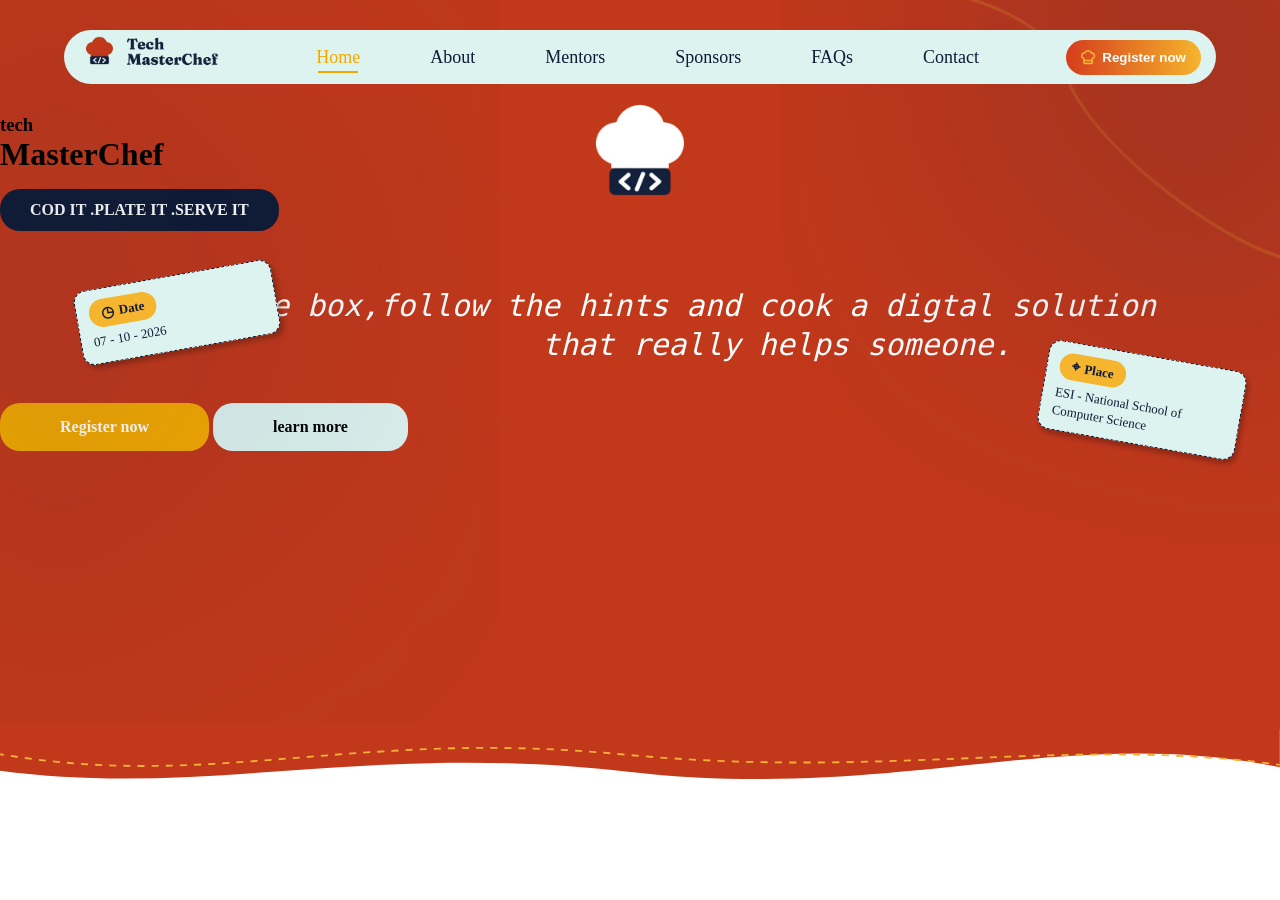
<file: home.html>
<!DOCTYPE html>
<html lang="en">
<head>
    <title>techmasterchef</title>
    <link rel="stylesheet" href="css/home.css">
</head>

<body>
    <div class="home">

        <div class="logo">
            <img src="assests/logo1.png" alt="Tech MasterChef">
        </div>

        <div class="elipse1">
            <img src="assests/Ellipse 3.svg" alt="">
        </div>

        <div class="elipse2">
            <img src="assests/Ellipse 1.svg" alt="">
        </div>

        <nav class="navbar">
            <div class="brand">
                <img src="assests/logo3.png" alt="Tech MasterChef">
            </div>

            <div class="nav-links">
                <a href="#">Home</a>
                <a href="#">About</a>
                <a href="#">Mentors</a>
                <a href="#">Sponsors</a>
                <a href="#">FAQs</a>
                <a href="#">Contact</a>
            </div>

            <button class="register">
                <img src="assests/logo2.svg" alt="">
                Register now
            </button>
        </nav>

        <div class="lhaut">
            <img src="assests/Line 2.svg" alt="">
        </div>
        <div class="Tech">
           <h3>tech</h3> 
        </div> 
    <div class="master">
        <h1>MasterChef</h1>
</div>
<button class="cod">
    COD IT .PLATE IT .SERVE IT
</button>
<div class="msg">
    <pre> 
        open the box,follow the hints and cook a digtal solution  
                              that really helps someone.
                     </pre>
</div>
<button class="now">
    Register now
</button>
<button class="more">
    learn more
</button>




<div class="ticket ticket-date">
    <div class="ticket-label">
        <span class="ticket-icon">◷</span>
        Date
    </div>

    <p>07 - 10 - 2026</p>
</div>


<div class="ticket ticket-place">
    <div class="ticket-label">
        <span class="ticket-icon">⌖</span>
        Place
    </div>

    <p>
        ESI - National School of<br>
        Computer Science
    </p>
</div>




    </div>
 <div class="decorations">

        <div class="bas">
            <img src="assests/line1.svg" alt="">
            </div>
            <div class="line">
                <img src="assests/line3.svg" alt="">
            </div>
        
 </div>
    

    <script>
        const links = document.querySelectorAll(".nav-links a");

        links[0].classList.add("active");

        links.forEach(link => {
            link.addEventListener("click", function() {
                links.forEach(item => item.classList.remove("active"));
                this.classList.add("active");
            });
        });
    </script>
</body>
</html>
</file>
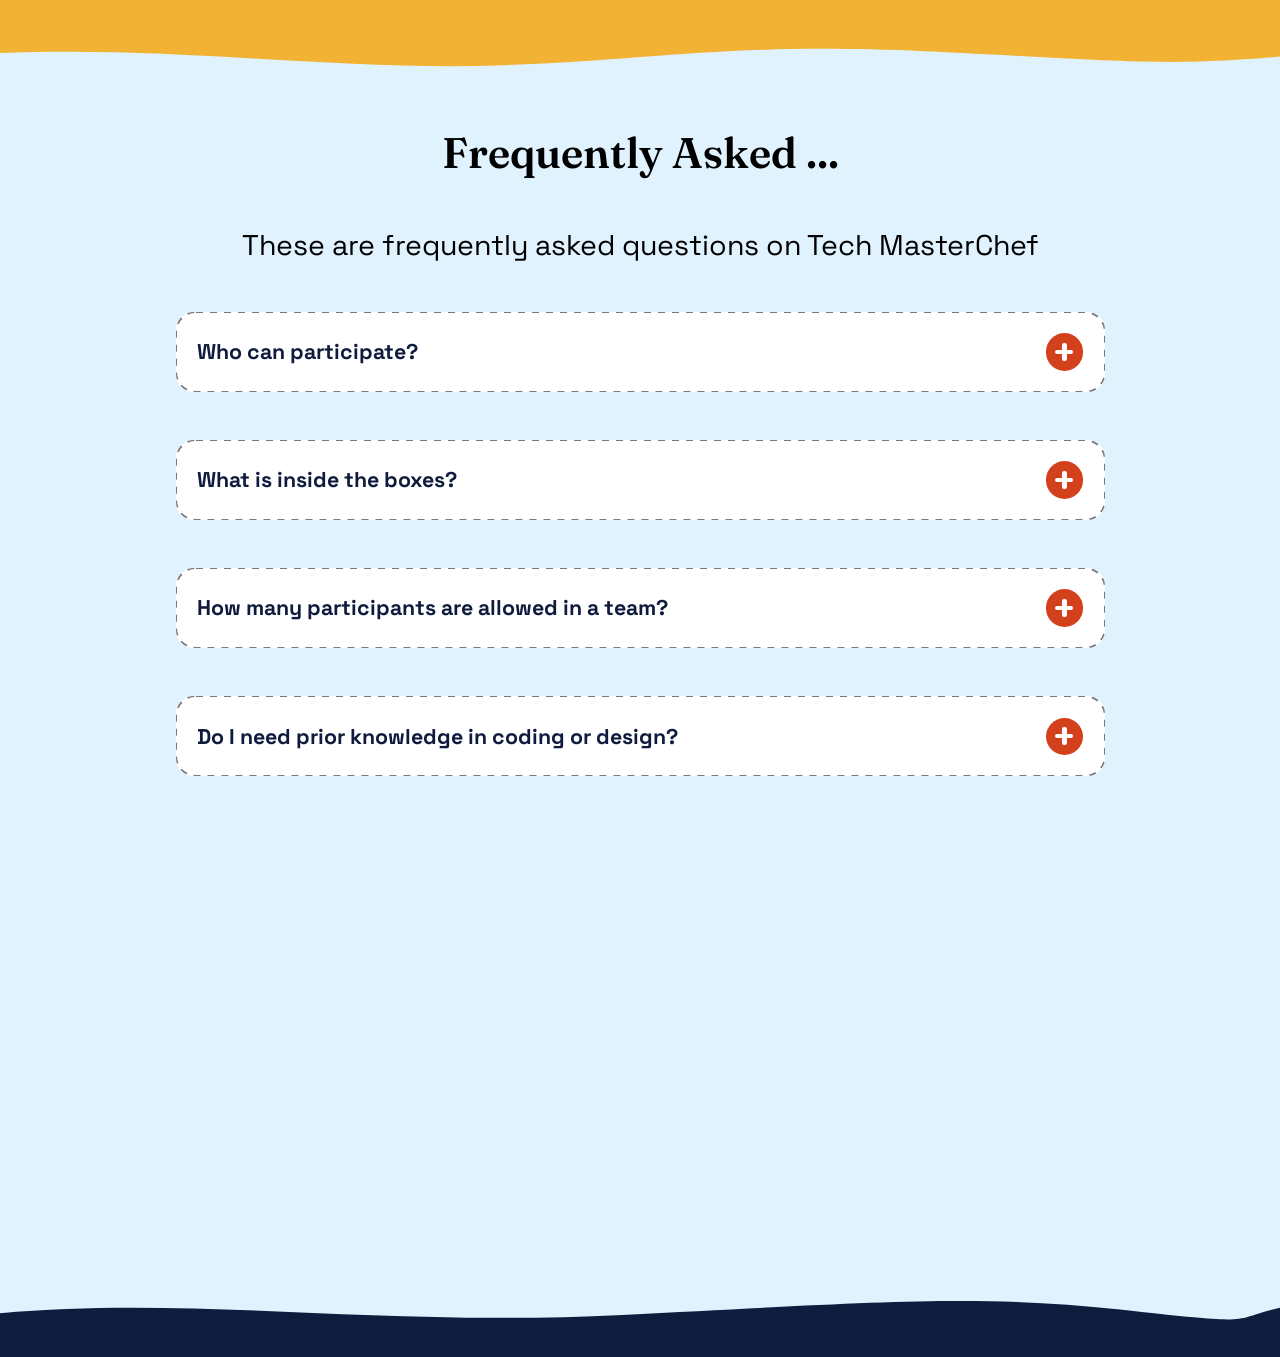
<file: Questions.html>
<!DOCTYPE html>
<html lang="en">
<head>
  <meta charset="UTF-8" />
  <meta name="viewport" content="width=device-width, initial-scale=1" />
  <title>Tech MasterChef – FAQs</title>

  <link rel="preconnect" href="https://fonts.googleapis.com" />
  <link rel="preconnect" href="https://fonts.gstatic.com" crossorigin />
  <link
    href="https://fonts.googleapis.com/css2?family=Fraunces:opsz,wght@9..144,600&family=Space+Grotesk:wght@400;700&display=swap"
    rel="stylesheet"
  />
  <link rel="stylesheet" href="css/Questions.css" />
</head>
<body>

  <main class="faq" id="faqs">

    <!-- Top wave (replace the path with the exact one exported from Figma) -->
    <div class="faq__wave" aria-hidden="true">
      <svg viewBox="0 0 1440 136" preserveAspectRatio="none" xmlns="http://www.w3.org/2000/svg">
        <path d="M0,60 C200,52 380,80 560,74 S820,48 1040,58 S1300,76 1440,64 L1440,136 L0,136 Z" />
      </svg>
    </div>

    <div class="faq__section">

      <h2 class="faq__title">Frequently Asked ...</h2>
      <p class="faq__subtitle">These are frequently asked questions on Tech MasterChef</p>

      <details class="faq__item">
        <summary class="faq__question">
          <span class="faq__text">Who can participate?</span>
          <span class="faq__icon" aria-hidden="true"></span>
        </summary>
        <div class="faq__answer">
          <p>Anyone passionate about development, design, UI/UX, or AI, and eager to learn, explore new ideas, and enhance their skills is welcome to participate.</p>
        </div>
      </details>

      <details class="faq__item">
        <summary class="faq__question">
          <span class="faq__text">What is inside the boxes?</span>
          <span class="faq__icon" aria-hidden="true"></span>
        </summary>
        <div class="faq__answer">
          <p>Hints pointing to a real-life problem, plus the ingredients (constraints, target users, features) your solution must use. No peeking before the opening ceremony.</p>
        </div>
      </details>

      <details class="faq__item">
        <summary class="faq__question">
          <span class="faq__text">How many participants are allowed in a team?</span>
          <span class="faq__icon" aria-hidden="true"></span>
        </summary>
        <div class="faq__answer">
          <p>Teams of 4 people. Solo chefs are welcome too we'll help you find a team on the spot.</p>
        </div>
      </details>

      <details class="faq__item">
        <summary class="faq__question">
          <span class="faq__text">Do I need prior knowledge in coding or design?</span>
          <span class="faq__icon" aria-hidden="true"></span>
        </summary>
        <div class="faq__answer">
          <p>No need to master everything: teams mix developers, designers, UI/UX and AI profiles so skills complement each other, and mentors visit the teams to guide them.</p>
        </div>
      </details>

    </div>

    <!-- Bottom wave (replace the path with the exact one exported from Figma) -->
    <div class="faq__wave faq__wave--bottom" aria-hidden="true">
      <svg viewBox="0 0 1440 100" preserveAspectRatio="none" xmlns="http://www.w3.org/2000/svg">
        <path d="M0,50 C220,30 420,66 700,52 S1100,28 1260,46 S1380,58 1440,44 L1440,100 L0,100 Z" />
      </svg>
    </div>
  </main>

</body>
</html>
</file>
<file: css/home.css>
* {
    margin: 0;
    padding: 0;
    box-sizing: border-box;
}

body {
    margin: 0;
}

.home {
    min-height: 729px;
    width: 100%;
    background-color: #C2381B;
    position: relative;
    overflow: hidden;
}

/* Logo central (centered with 50% instead of a fixed pixel value) */
.logo {
    position: absolute;
    top: 50px;
    left: 50%;
    transform: translateX(-50%);
    z-index: 3;
}

.logo img {
    width: 200px;
    height: auto;
}

/* Ellipses */
.elipse1 {
    position: absolute;
    top: -100px;
    right: 0;
    z-index: 1;
}

.elipse1 img,
.elipse2 img {
    width: 500px;
    height: auto;
}

.elipse2 {
    position: absolute;
    top: -100px;
    left: 0;
    z-index: 1;
}

/* Ligne en haut */
.lhaut {
    position: absolute;
    top: 0;
    right: 0;
}

.lhaut img {
    width: 400px;
    height: 270px;
}

/* Navbar */
.navbar {
    width: 90%;
    height: 54px;
    background-color: #DDF3EF;
    border-radius: 40px;
    display: flex;
    align-items: center;
    justify-content: space-between;
    padding: 0 15px;
    margin: 30px auto;
    position: relative;
    z-index: 10;
}

.brand img {
    width: 150px;
    height: auto;
}

.nav-links {
    display: flex;
    align-items: center;
    gap: 70px;
}

.nav-links a {
    text-decoration: none;
    color: #101B36;
    font-size: 18px;
    font-weight: normal;
    position: relative;
}

.nav-links a:hover {
    color: #F5A900;
}

.nav-links a.active {
    color: #F5A900;
}

.nav-links a.active::before {
    content: "";
    position: absolute;
    bottom: -5px;
    left: 50%;
    transform: translateX(-50%);
    width: 40px;
    height: 2px;
    background-color: #F5A900;
}

.register {
    display: flex;
    align-items: center;
    gap: 6px;
    background: linear-gradient(to right, #D63D1D, #F5B52C);
    color: white;
    border: none;
    border-radius: 25px;
    padding: 10px 15px;
    font-weight: bold;
    cursor: pointer;
}

.register img {
    width: 15px;
    height: 15px;
}

/* Vague blanche et ligne jaune */
.bas {
    position: absolute;
    bottom: 0;
    left: 0;
    width: 100%;
    z-index: 2;
}

.bas img {
    width: 100%;
    display: block;
}

.line {
    position: absolute;
    bottom: 12px;
    left: 0;
    width: 100%;
    z-index: 3;
}

.line img {
    width: 100%;
    display: block;
}

.decorations {
    position: relative;
    width: 100%;
    height: 50px;
}

/* ==========================================================
   HERO TEXT: one centered column, so nothing overlaps and
   nothing depends on a fixed pixel position.
   ========================================================== */
.hero-content {
    position: absolute;
    top: 200px;               /* clears the logo (its glyph ends at ~y=192) */
    left: 0;
    width: 100%;
    z-index: 4;
    padding: 0 16px;
    display: flex;
    flex-direction: column;
    align-items: center;
    text-align: center;
}

.hero-tech {
    font-family: 'Playfair Display', serif;
    font-style: italic;
    font-weight: 700;
    font-size: 80px;
    line-height: 1;
    color: #F5A900;
}

.hero-master {
    font-family: 'Playfair Display', serif;
    font-style: italic;
    font-weight: 700;
    font-size: 90px;
    line-height: 1;
    color: #ffffff;
    margin-top: -4px;
}

.cod {
    margin-top: 16px;
    display: inline-flex;
    align-items: center;
    justify-content: center;
    background-color: #101B36;
    color: white;
    border: none;
    border-radius: 20px;
    padding: 12px 30px;
    font-family: inherit;
    font-weight: bold;
    font-size: 16px;
    cursor: pointer;
}

.msg {
    margin-top: 16px;
    max-width: 780px;
    font-family: 'Playfair Display', serif;
    font-style: italic;
    font-size: 30px;
    line-height: 1.3;
    color: white;
}

.hero-actions {
    margin-top: 24px;
    display: flex;
    flex-wrap: wrap;
    justify-content: center;
    gap: 24px;
}

.now,
.more {
    display: inline-flex;
    align-items: center;
    justify-content: center;
    border: none;
    border-radius: 20px;
    padding: 15px 60px;
    font-family: inherit;
    font-weight: bold;
    font-size: 16px;
    cursor: pointer;
}

.now {
    background-color: #F5A900;
    color: white;
}

.now,
.more {
    transition: all 0.3s ease;
}

/* Hover animation */
.now:hover,
.more:hover {
    transform: translateY(-5px) scale(1.03);
    box-shadow: 0 8px 18px rgba(0, 0, 0, 0.15);
}

/* Click effect */
.now:active,
.more:active {
    transform: translateY(-1px) scale(0.98);
}

.more {
    background-color: #DDF3EF;
    color: black;
}

/* ==========================================================
   Tickets (Date / Place)
   ========================================================== */
.ticket {
    position: absolute;
    width: 200px;
    min-height: 75px;
    padding: 10px 12px;
    background-color: #DDF3EF;
    border: 1.5px dashed #101B36;
    border-radius: 12px;
    box-shadow: 3px 4px 5px rgba(0, 0, 0, 0.25);
    z-index: 5;
}

.ticket-label {
    display: inline-flex;
    align-items: center;
    gap: 5px;
    background-color: #F5B52E;
    color: #101B36;
    padding: 5px 12px;
    border-radius: 20px;
    font-size: 13px;
    font-weight: bold;
    margin-bottom: 5px;
}

.ticket-icon {
    font-size: 15px;
    font-weight: bold;
}

.ticket p {
    color: #101B36;
    font-size: 13px;
    font-weight: 500;
    line-height: 1.4;
    margin: 0;
}

.ticket-date {
    top: 275px;
    left: 6%;
    transform: rotate(-10deg);
}

.ticket-place {
    top: 355px;
    right: 3%;
    transform: rotate(10deg);
}

/* ==========================================================
   Responsive
   ========================================================== */
@media (max-width: 1100px) {
    .nav-links {
        gap: 32px;
    }
}

@media (max-width: 768px) {
    .home {
        min-height: 780px;
    }

    .nav-links {
        display: none;               /* swap for a burger menu later */
    }

    .logo img {
        width: 140px;
    }

    .hero-content {
        top: 180px;
    }

    .hero-tech {
        font-size: 48px;
    }

    .hero-master {
        font-size: 54px;
    }

    .msg {
        font-size: 20px;
    }

    .hero-actions {
        gap: 14px;
    }

    .now,
    .more {
        padding: 14px 36px;
    }

    .ticket {
        width: 115px;
        padding: 8px;
    }

    .ticket-date {
        top: 560px;
        left: 2%;
    }

    .ticket-place {
        top: 630px;
        right: 2%;
    }

    .ticket p {
        font-size: 11px;
    }

    .ticket-label {
        font-size: 11px;
    }
}
</file>
<file: css/Questions.css>
:root {
  /* --- Figma values --- */
  --faq-bg: #e0f2fe;;            /* FAQs frame background */
  --faq-card: #ffffff;          /* Question 1 fill */
  --faq-title-color: #000000;   /* heading color */

  /* --- Estimated (not in the specs I received) --- */
  --faq-ink: #0f1b3d;           /* subtitle + question text */
  --faq-border: #7a7a7a;        /* dashed border color */
  --faq-accent: #d4401c;        /* plus icon circle */
  --faq-divider: #f0806c;       /* dashed line inside the open card */

  --wave-top: #F2B233;          /* orange above the wave (estimated) */
  --wave-bottom: #101c3e;       /* navy at the bottom (estimated) */

  --font-serif: "Fraunces", Georgia, serif;
  --font-sans: "Space Grotesk", system-ui, -apple-system, "Segoe UI", sans-serif;
}

*,
*::before,
*::after {
  box-sizing: border-box;
}

body {
  margin: 0;
  font-family: var(--font-sans);
}

/* ---------- FAQs frame: 1440 x 1357 ---------- */
.faq {
  background: var(--faq-bg);
  min-height: 1357px;
  display: flex;                /* lets the bottom wave sit at the very bottom */
  flex-direction: column;            /* centers the frame in the viewport */
}

/* ---------- Top wave: orange band + mint wave edge ---------- */
.faq__wave {
  background: var(--wave-top);
  line-height: 0;               /* no gap under the svg */
}

.faq__wave svg {
  display: block;
  width: 100%;
  height: clamp(60px, 9.4vw, 136px);   /* ~136px tall at 1440 */
}

.faq__wave path {
  fill: var(--faq-bg);          /* wave is the section's own color */
}

/* ---------- FAQ section: fixed 1016, vertical, gap 54 ---------- */
.faq__section {
  display: flex;
  flex-direction: column;
  align-items: center;
  gap: clamp(24px, 3.75vw, 54px);
  width: min(calc(100% - 32px), 1016px);
  margin: clamp(0px, 0.5vw, 8px) auto 0;
  padding-bottom: 80px;         /* breathing room above the bottom wave */
}

/* ---------- Bottom wave: mint above, navy edge below ---------- */
.faq__wave--bottom {
  margin-top: auto;             /* pins it to the bottom of the 1357px frame */
  background: var(--faq-bg);
}

.faq__wave--bottom svg {
  height: clamp(44px, 6.9vw, 100px);   /* ~100px tall at 1440 */
}

.faq__wave--bottom path {
  fill: var(--wave-bottom);
}

/* ---------- Heading: Fraunces SemiBold 48px, centered ---------- */
.faq__title {
  width: 100%;
  margin: 0;
  font-family: var(--font-serif);
  font-weight: 600;
  font-size: clamp(30px, 3.34vw, 48px);
  line-height: 1.23;            /* Figma "100%" = font's natural line height (59px) */
  letter-spacing: 0;
  text-align: center;
  color: var(--faq-title-color);
}

/* ---------- Subtitle ---------- */
.faq__subtitle {
  margin: 0;
  font-size: clamp(16px, 2.23vw, 32px);   /* estimated 32px at 1440 */
  font-weight: 400;
  line-height: 1.28;
  text-align: center;
  color: #000000;
}


.faq__subtitle {
    opacity: 0;
    transform: translateY(20px);
    animation: fadeSlideUp 1.2s ease-out forwards;
}

@keyframes fadeSlideUp {
    to {
        opacity: 1;
        transform: translateY(0);
    }
}

/* ---------- Question card: Fill (929), Hug, radius 20, padding 24 ---------- */
.faq__item {
  position: relative;
  width: min(100%, 929px);
  background: var(--faq-card);
  border-radius: clamp(14px, 1.39vw, 20px);
}

/* 1px dashed border with exact 7px dash / 7px gap (CSS "dashed" can't set this).
   The stroke is 2px wide and half is clipped, leaving a crisp 1px line. */
.faq__item::before {
  content: "";
  position: absolute;
  inset: 0;
  border-radius: inherit;
  pointer-events: none;
  background: url("data:image/svg+xml,%3Csvg xmlns='http://www.w3.org/2000/svg' width='100%25' height='100%25'%3E%3Crect width='100%25' height='100%25' rx='20' ry='20' fill='none' stroke='%237a7a7a' stroke-width='2' stroke-dasharray='7 7'/%3E%3C/svg%3E")
    no-repeat center / 100% 100%;
}

/* ---------- Question row: horizontal, space-between, hug 42 ---------- */
.faq__question {
  display: flex;
  align-items: center;
  justify-content: space-between;
  gap: 24px;
  padding: clamp(16px, 1.67vw, 24px);
  cursor: pointer;
  list-style: none;
  -webkit-tap-highlight-color: transparent;
}

.faq__question::-webkit-details-marker {
  display: none;
}

.faq__question:focus-visible {
  outline: 3px solid var(--faq-accent);
  outline-offset: 2px;
  border-radius: inherit;
}

.faq__text {
  font-size: clamp(16px, 1.67vw, 24px);   /* estimated 24px at 1440 */
  font-weight: 700;
  line-height: 1.28;
  color: var(--faq-ink);
}

/* ---------- Plus icon (42px so the row hugs to 42px) ---------- */
.faq__icon {
  position: relative;
  flex: 0 0 auto;
  width: clamp(30px, 2.92vw, 42px);
  height: clamp(30px, 2.92vw, 42px);
  border-radius: 50%;
  background: var(--faq-accent);
}

.faq__icon::before,
.faq__icon::after {
  content: "";
  position: absolute;
  top: 50%;
  left: 50%;
  background: #fff;
  border-radius: 2px;
  transform: translate(-50%, -50%);
  transition: transform 0.25s ease, opacity 0.25s ease;
}

.faq__icon::before { width: 48%; height: 11%; }   /* horizontal bar */
.faq__icon::after  { width: 11%; height: 48%; }   /* vertical bar */

/* open state: plus rotates into a × */
.faq__icon {
  transition: transform 0.25s ease;
}

.faq__item[open] .faq__icon {
  transform: rotate(45deg);
}

/* open card: padding 24 + gap 30 between row, divider and answer */
.faq__item[open] .faq__question {
  padding-bottom: 0;
}

/* BOX HOVER ANIMATION */
.faq__item {
    transition: transform 0.3s ease, box-shadow 0.3s ease;
    cursor: pointer;
}

.faq__item:hover {
    transform: scale(1.02);
    box-shadow: 0 8px 20px rgba(0, 0, 0, 0.08);
}

/* ---------- Answer (card gap 30 between question and answer) ---------- */
.faq__answer {
  display: flex;
  flex-direction: column;
  gap: clamp(18px, 2.08vw, 30px);              /* Figma gap: 30 */
  padding: clamp(18px, 2.08vw, 30px) clamp(16px, 1.67vw, 24px) clamp(16px, 1.67vw, 24px);
}

/* dashed red divider between question and answer */
.faq__answer::before {
  content: "";
  display: block;
  height: 1px;
  background: repeating-linear-gradient(
    to right,
    var(--faq-divider) 0 4px,
    transparent 4px 7px
  );
}

.faq__answer p {
  margin: 0;   
  font-size: 25px;    /* Space Grotesk Regular 32px */
  font-weight: 400;
  line-height: 130%;                            /* 130% */
  letter-spacing: 0;
  color: var(--faq-ink);
}

/* ---------- Small screens ---------- */
@media (max-width: 900px) {
  .faq {
    min-height: auto;
  }
}

@media (prefers-reduced-motion: reduce) {
  .faq__icon::before,
  .faq__icon::after {
    transition: none;
  }
}
</file>
